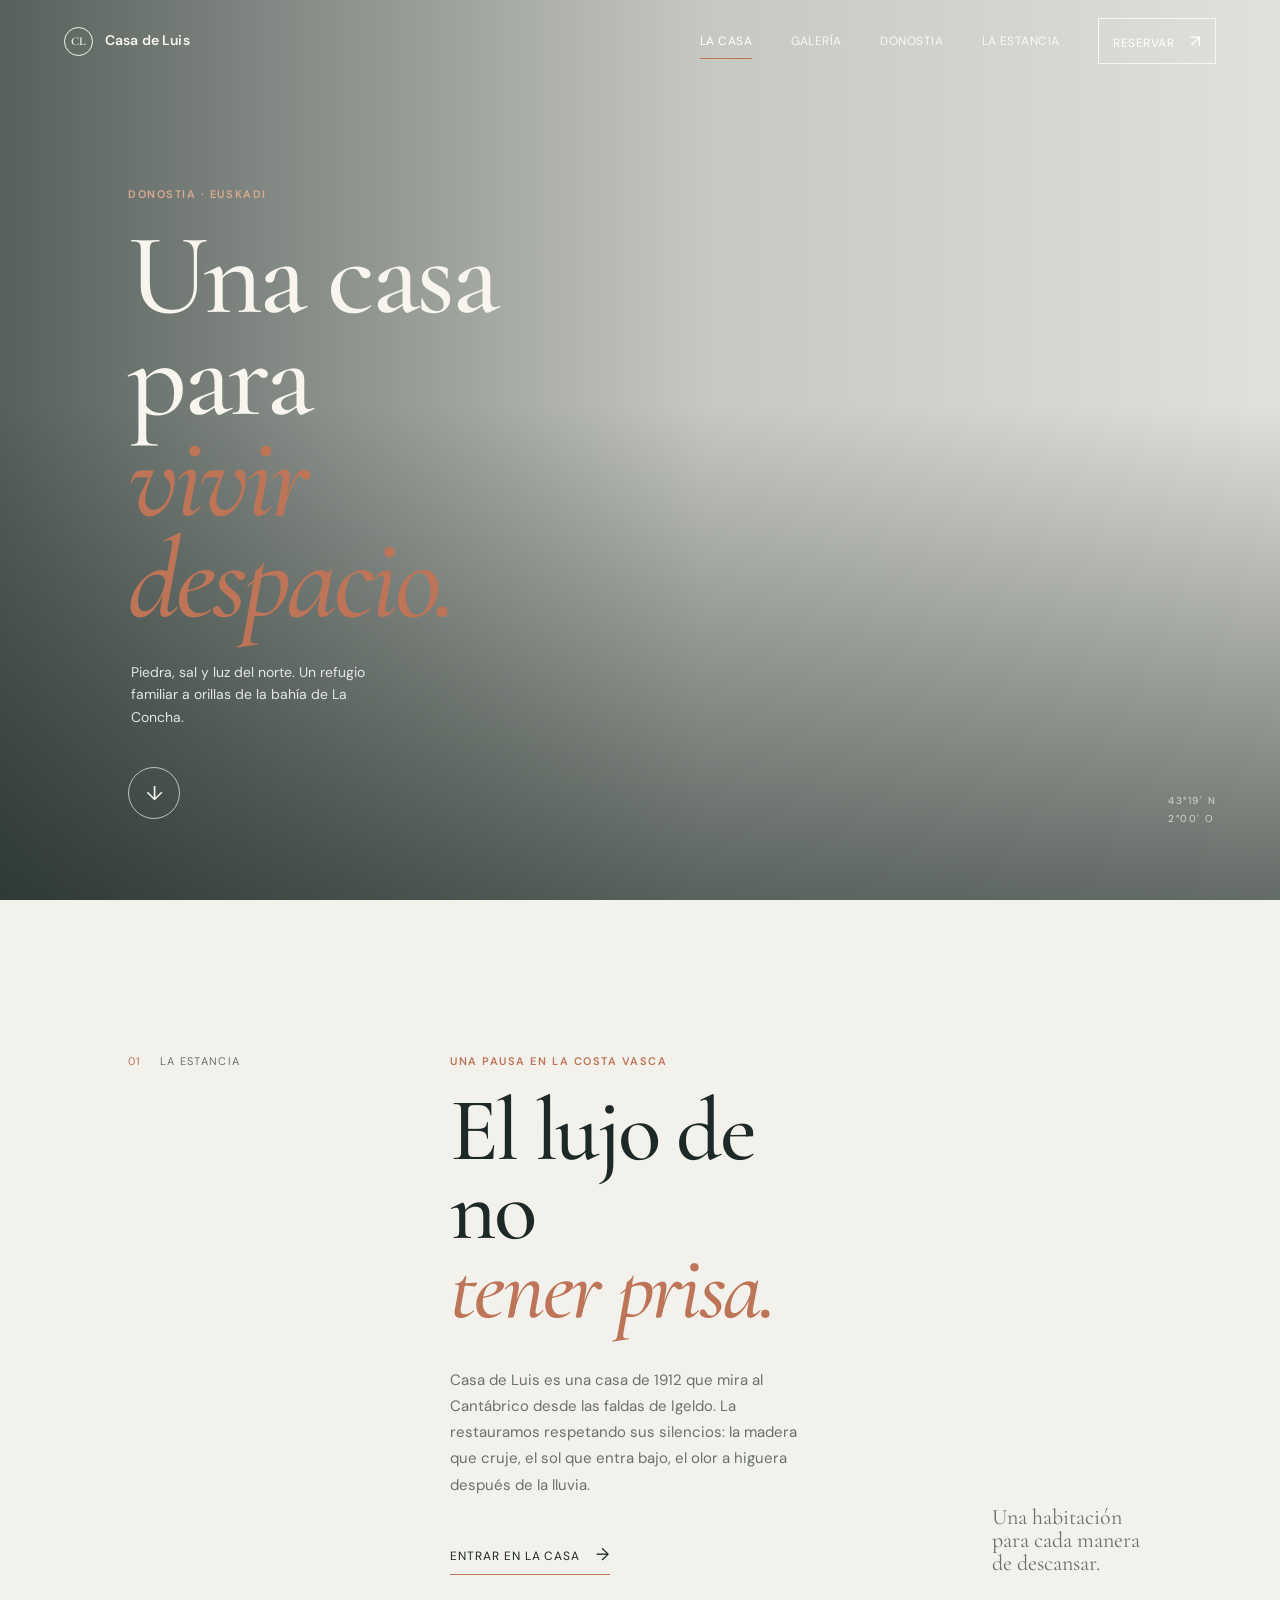
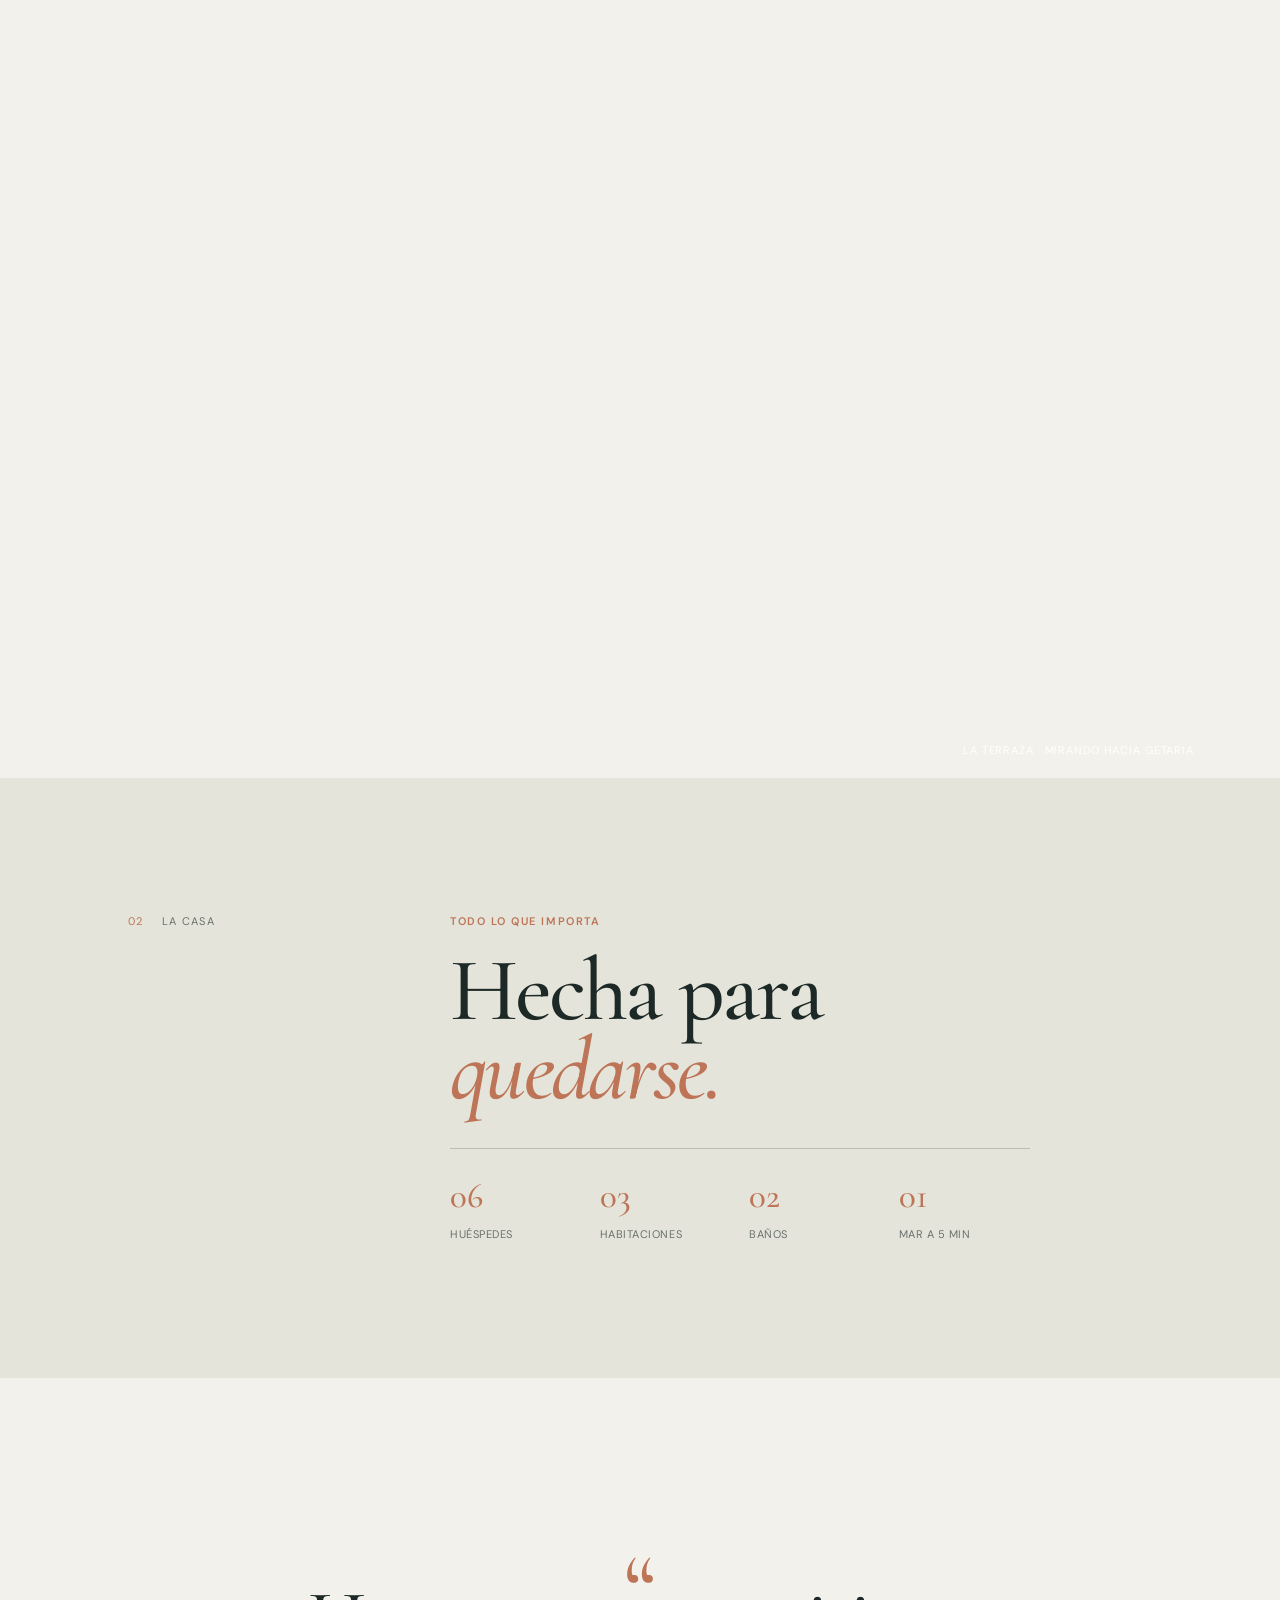
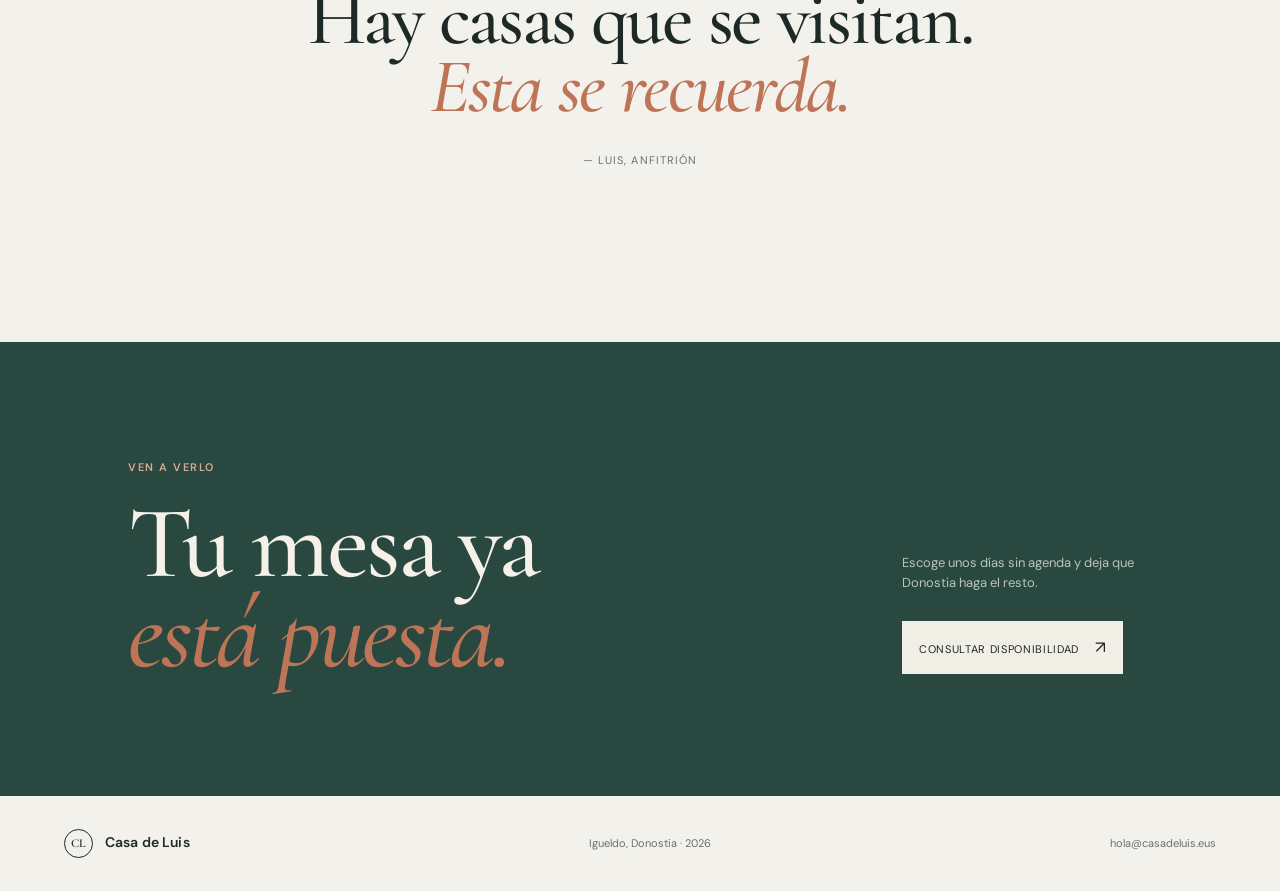
<file: index.html>
<!DOCTYPE html>
<html lang="es">
<head>
  <meta charset="UTF-8">
  <meta name="viewport" content="width=device-width, initial-scale=1.0">
  <meta name="description" content="Casa de Luis, una casa para vivir Donostia despacio.">
  <title>Casa de Luis | Donostia</title>
  <link rel="preconnect" href="https://fonts.googleapis.com">
  <link rel="preconnect" href="https://fonts.gstatic.com" crossorigin>
  <link href="https://fonts.googleapis.com/css2?family=Cormorant+Garamond:wght@400;500;600;700&family=DM+Sans:wght@400;500;600&display=swap" rel="stylesheet">
  <link rel="stylesheet" href="styles.css">
  <script src="script.js" defer></script>
</head>
<body>
  <header class="site-header hero-header">
    <a class="brand" href="index.html" aria-label="Casa de Luis, inicio">
      <span class="brand-mark">CL</span>
      <span>Casa de Luis</span>
    </a>
    <button class="menu-toggle" type="button" aria-expanded="false" aria-controls="site-nav">Menú <span>+</span></button>
    <nav class="site-nav" id="site-nav" aria-label="Navegación principal">
      <a class="active" href="index.html">La casa</a>
      <a href="galeria.html">Galería</a>
      <a href="donostia.html">Donostia</a>
      <a href="#estancia">La estancia</a>
      <a class="nav-book" href="#reservar">Reservar <span>↗</span></a>
    </nav>
  </header>

  <main>
    <section class="hero">
      <div class="hero-image" role="img" aria-label="Fachada de una casa costera junto al mar"></div>
      <div class="hero-overlay"></div>
      <div class="hero-content">
        <p class="eyebrow light">Donostia · Euskadi</p>
        <h1>Una casa para<br><em>vivir despacio.</em></h1>
        <p class="hero-intro">Piedra, sal y luz del norte. Un refugio familiar a orillas de la bahía de La Concha.</p>
        <a class="circle-link" href="#estancia" aria-label="Descubrir Casa de Luis"><span>↓</span></a>
      </div>
      <div class="hero-side-note">43°19' N<br>2°00' O</div>
    </section>

    <section class="intro section-grid" id="estancia">
      <div class="intro-label"><span class="section-number">01</span><span>La estancia</span></div>
      <div class="intro-copy">
        <p class="eyebrow">Una pausa en la costa vasca</p>
        <h2>El lujo de no<br><em>tener prisa.</em></h2>
        <p>Casa de Luis es una casa de 1912 que mira al Cantábrico desde las faldas de Igeldo. La restauramos respetando sus silencios: la madera que cruje, el sol que entra bajo, el olor a higuera después de la lluvia.</p>
        <a class="text-link" href="galeria.html">Entrar en la casa <span>→</span></a>
      </div>
      <div class="intro-detail">Una habitación para cada manera de descansar.</div>
    </section>

    <section class="feature-photo">
      <div class="feature-photo-image"></div>
      <div class="photo-caption">La terraza · Mirando hacia Getaria</div>
    </section>

    <section class="details section-grid">
      <div class="intro-label"><span class="section-number">02</span><span>La casa</span></div>
      <div class="details-content">
        <p class="eyebrow">Todo lo que importa</p>
        <h2>Hecha para<br><em>quedarse.</em></h2>
        <div class="amenities">
          <div><strong>06</strong><span>Huéspedes</span></div>
          <div><strong>03</strong><span>Habitaciones</span></div>
          <div><strong>02</strong><span>Baños</span></div>
          <div><strong>01</strong><span>Mar a 5 min</span></div>
        </div>
      </div>
    </section>

    <section class="quote-section">
      <div class="quote-mark">“</div>
      <blockquote>Hay casas que se visitan.<br><em>Esta se recuerda.</em></blockquote>
      <p>— Luis, anfitrión</p>
    </section>

    <section class="booking" id="reservar">
      <div>
        <p class="eyebrow light">Ven a verlo</p>
        <h2>Tu mesa ya<br><em>está puesta.</em></h2>
      </div>
      <div class="booking-action">
        <p>Escoge unos días sin agenda y deja que Donostia haga el resto.</p>
        <a class="button button-light" href="mailto:hola@casadeluis.eus">Consultar disponibilidad <span>↗</span></a>
      </div>
    </section>
  </main>

  <footer class="site-footer">
    <a class="brand" href="index.html"><span class="brand-mark">CL</span><span>Casa de Luis</span></a>
    <p>Igueldo, Donostia · 2026</p>
    <a href="mailto:hola@casadeluis.eus">hola@casadeluis.eus</a>
  </footer>
</body>
</html>
</file>
<file: styles.css>
:root { --ink: #1d2926; --muted: #68716c; --paper: #f3f1eb; --line: #d4d4c9; --pine: #294840; --clay: #bd7457; --serif: "Cormorant Garamond", Georgia, serif; --sans: "DM Sans", sans-serif; }
* { box-sizing: border-box; }
html { scroll-behavior: smooth; }
body { margin: 0; color: var(--ink); background: var(--paper); font-family: var(--sans); font-size: 15px; line-height: 1.55; }
a { color: inherit; text-decoration: none; }
img { display: block; width: 100%; height: 100%; object-fit: cover; }
.site-header { height: 82px; display: flex; align-items: center; justify-content: space-between; padding: 0 5vw; background: var(--paper); position: relative; z-index: 5; }
.hero-header { position: fixed; top: 0; left: 0; right: 0; color: #f8f5ef; background: transparent; transition: background .3s ease, color .3s ease, box-shadow .3s ease; }
.hero-header .site-nav a, .hero-header .menu-toggle { color: rgba(255,255,255,.86); }
.hero-header .site-nav a:hover, .hero-header .site-nav a.active { color: #fff; }
.hero-header .nav-book { border-color: rgba(255,255,255,.75); color: #fff !important; }
.hero-header.scrolled { color: var(--ink); background: rgba(243,241,235,.96); box-shadow: 0 8px 24px rgba(29,41,38,.1); }
.hero-header.scrolled .site-nav a, .hero-header.scrolled .menu-toggle { color: var(--muted); }
.hero-header.scrolled .site-nav a:hover, .hero-header.scrolled .site-nav a.active { color: var(--ink); }
.hero-header.scrolled .nav-book { border-color: var(--ink); color: var(--ink) !important; }
.gallery-header { position: fixed; top: 0; left: 0; right: 0; background: rgba(243,241,235,.96); box-shadow: 0 8px 24px rgba(29,41,38,.06); }
.gallery-header.scrolled { box-shadow: 0 8px 24px rgba(29,41,38,.1); }
.brand { display: flex; align-items: center; gap: 12px; font-size: 14px; font-weight: 600; letter-spacing: .01em; }
.brand-mark { display: grid; place-items: center; width: 29px; height: 29px; border: 1px solid currentColor; border-radius: 50%; font-family: var(--serif); font-size: 12px; }
.site-nav { display: flex; align-items: center; gap: clamp(20px, 3vw, 48px); font-size: 12px; letter-spacing: .04em; text-transform: uppercase; }
.site-nav a { position: relative; color: var(--muted); transition: color .2s ease; }
.site-nav a:hover, .site-nav a.active { color: var(--ink); }
.site-nav a.active::after { content: ""; position: absolute; left: 0; right: 0; bottom: -9px; height: 1px; background: var(--clay); }
.nav-book { border: 1px solid var(--ink); padding: 9px 14px; color: var(--ink) !important; }
.nav-book span, .text-link span, .button span { margin-left: 12px; font-size: 17px; }
.menu-toggle { display: none; border: 0; background: none; color: var(--ink); font: inherit; font-size: 12px; text-transform: uppercase; letter-spacing: .08em; }
.hero { min-height: 100vh; position: relative; color: #f8f5ef; display: flex; align-items: flex-end; overflow: hidden; }
.hero-image { position: absolute; inset: 0; background: url("https://images.unsplash.com/photo-1600607687920-4e2a09cf159d?auto=format&fit=crop&w=2200&q=90") center 55% / cover; transform: scale(1.01); }
.hero-overlay { position: absolute; inset: 0; background: linear-gradient(90deg, rgba(20,34,30,.7) 0%, rgba(20,34,30,.2) 55%, rgba(20,34,30,.08) 100%), linear-gradient(0deg, rgba(17,29,25,.6), transparent 55%); }
.hero-content { position: relative; width: min(600px, 75%); padding: 0 0 9vh 10vw; animation: rise .9s ease both; }
.eyebrow { color: var(--clay); font-size: 11px; font-weight: 600; letter-spacing: .14em; text-transform: uppercase; margin: 0 0 22px; }
.eyebrow.light { color: #d9aa91; }
h1, h2, blockquote { font-family: var(--serif); font-weight: 500; letter-spacing: -.03em; line-height: .88; margin: 0; }
h1 { font-size: clamp(66px, 9vw, 138px); }
h2 { font-size: clamp(55px, 7vw, 104px); }
em { color: var(--clay); font-style: italic; }
.hero-intro { width: 260px; margin: 30px 0 0 3px; color: rgba(255,255,255,.84); font-size: 14px; line-height: 1.6; }
.circle-link { display: grid; place-items: center; width: 52px; height: 52px; border: 1px solid rgba(255,255,255,.65); border-radius: 50%; margin-top: 39px; font-size: 20px; transition: background .2s, color .2s; }
.circle-link:hover { background: #fff; color: var(--pine); }
.hero-side-note { position: absolute; right: 5vw; bottom: 8vh; font-size: 10px; line-height: 1.8; letter-spacing: .15em; opacity: .75; }
.section-grid { display: grid; grid-template-columns: 1fr minmax(380px, 1.35fr) 1fr; gap: 4vw; padding: 17vh 10vw; }
.intro-label { display: flex; gap: 18px; color: var(--muted); font-size: 11px; letter-spacing: .12em; text-transform: uppercase; }
.section-number { color: var(--clay); }
.intro-copy h2, .details-content h2 { margin-bottom: 38px; }
.intro-copy > p:not(.eyebrow) { max-width: 375px; color: var(--muted); line-height: 1.75; }
.text-link { display: inline-block; border-bottom: 1px solid var(--clay); padding-bottom: 7px; margin-top: 28px; font-size: 12px; letter-spacing: .08em; text-transform: uppercase; }
.intro-detail { align-self: end; justify-self: end; max-width: 160px; color: var(--muted); font-family: var(--serif); font-size: 22px; line-height: 1.05; }
.feature-photo { position: relative; height: min(650px, 64vw); margin: 0 5vw; overflow: hidden; }
.feature-photo-image { height: 100%; background: url("https://images.unsplash.com/photo-1600607688969-a5bfcd646154?auto=format&fit=crop&w=1800&q=88") center / cover; }
.photo-caption { position: absolute; right: 22px; bottom: 19px; color: white; font-size: 11px; letter-spacing: .08em; text-transform: uppercase; }
.details { background: #e5e4da; padding-top: 15vh; padding-bottom: 15vh; }
.details-content { grid-column: 2 / 4; }
.amenities { display: grid; grid-template-columns: repeat(4, 1fr); gap: 18px; max-width: 580px; border-top: 1px solid #babeb5; padding-top: 20px; }
.amenities div { display: flex; flex-direction: column; gap: 3px; }
.amenities strong { font-family: var(--serif); font-size: 35px; font-weight: 500; color: var(--clay); }
.amenities span { color: var(--muted); font-size: 11px; text-transform: uppercase; letter-spacing: .05em; }
.quote-section { text-align: center; padding: 18vh 20px; background: var(--paper); }
.quote-mark { color: var(--clay); font-family: var(--serif); font-size: 100px; height: 45px; line-height: 1; }
blockquote { font-size: clamp(44px, 6vw, 86px); }
.quote-section p { color: var(--muted); font-size: 11px; text-transform: uppercase; letter-spacing: .1em; margin-top: 32px; }
.booking { display: flex; justify-content: space-between; align-items: end; gap: 30px; color: #f5f1e9; background: var(--pine); padding: 13vh 10vw; }
.booking h2 { font-size: clamp(65px, 8vw, 115px); }
.booking-action { max-width: 250px; padding-bottom: 5px; }
.booking-action p { color: #b9c4bc; font-size: 13px; margin-bottom: 28px; }
.button { display: inline-block; padding: 13px 17px; font-size: 11px; letter-spacing: .06em; text-transform: uppercase; }
.button-light { color: var(--ink); background: #f1eee6; }
.site-footer { display: flex; justify-content: space-between; align-items: center; padding: 33px 5vw; color: var(--muted); background: var(--paper); font-size: 11px; }
.site-footer .brand { color: var(--ink); }
.site-footer p { margin: 0; }
.gallery-heading { display: flex; justify-content: space-between; align-items: end; padding: 13vh 10vw 10vh; }
.gallery-heading h1 { font-size: clamp(75px, 11vw, 160px); }
.gallery-heading-note { max-width: 210px; color: var(--muted); font-size: 13px; margin: 0 4vw 7px 0; }
.gallery-grid { display: grid; grid-template-columns: repeat(12, 1fr); column-gap: 2.2vw; row-gap: 12vh; padding: 0 10vw 16vh; }
.gallery-item { grid-column: span 5; margin: 0; }
.gallery-item-tall { grid-column: 2 / span 5; }
.gallery-item-wide { grid-column: 7 / span 6; margin-top: 15vh; }
.gallery-item-offset { grid-column: 8 / span 4; margin-top: -8vh; }
.gallery-item-last { margin-top: -1vh; }
.gallery-item img { aspect-ratio: 4 / 5; }
.gallery-item-wide img { aspect-ratio: 1.35 / 1; }
.gallery-item figcaption { display: flex; gap: 14px; margin-top: 13px; color: var(--muted); font-size: 10px; letter-spacing: .09em; text-transform: uppercase; }
.gallery-item figcaption span { color: var(--clay); }
.gallery-footer { display: flex; justify-content: space-between; align-items: center; padding: 0 10vw 14vh; }
.gallery-footer p { font-family: var(--serif); font-size: 31px; margin: 0; }

.donostia-page { background: var(--paper); }
.donostia-hero {
  position: relative;
  min-height: 82vh;
  display: flex;
  align-items: flex-end;
  padding: 18vh 10vw 7vh;
  background: linear-gradient(90deg, rgba(18, 31, 28, 0.72), rgba(18, 31, 28, 0.22)), url("https://images.unsplash.com/photo-1500375592092-40eb2168fd21?auto=format&fit=crop&w=2000&q=90") center / cover no-repeat;
  color: #f5f1e9;
}
.donostia-hero-content { position: relative; max-width: 720px; }
.donostia-hero h1 { font-size: clamp(74px, 9vw, 150px); }
.donostia-lead { max-width: 430px; margin-top: 22px; color: rgba(255,255,255,0.84); font-size: 15px; line-height: 1.7; }
.donostia-hero-badges { display: flex; flex-wrap: wrap; gap: 15px; margin-top: 30px; }
.donostia-badge { display: inline-flex; align-items: center; padding: 10px 16px; border: 1px solid rgba(255,255,255,0.55); background: rgba(255,255,255,0.05); color: rgba(255,255,255,0.9); font-size: 10px; letter-spacing: .1em; text-transform: uppercase; }
.donostia-showcase { padding-top: 16vh; padding-bottom: 14vh; }
.donostia-copy p:not(.eyebrow) { max-width: 420px; color: var(--muted); line-height: 1.8; }
.donostia-side-card { align-self: end; justify-self: end; width: min(180px, 100%); padding: 26px 20px; border: 1px solid var(--line); background: rgba(255,255,255,0.3); }
.donostia-side-card strong { display: block; font-family: var(--serif); font-size: 44px; line-height: 1; color: var(--clay); }
.donostia-side-card span { display: block; margin-top: 8px; color: var(--muted); font-size: 11px; letter-spacing: .08em; text-transform: uppercase; }
.donostia-moments { background: #e5dfd6; padding: 14vh 10vw 16vh; }
.donostia-moments-header { display: flex; justify-content: space-between; align-items: end; gap: 20px; margin-bottom: 54px; }
.donostia-moments-header h2 { font-size: clamp(56px, 6vw, 94px); }
.donostia-moments-grid { display: grid; grid-template-columns: repeat(3, minmax(0, 1fr)); gap: 2rem; }
.donostia-card { background: rgba(255,255,255,0.15); border: 1px solid rgba(41,72,64,0.14); }
.donostia-card img { aspect-ratio: 4 / 5; width: 100%; object-fit: cover; }
.donostia-card-copy { padding: 26px 20px 30px; }
.donostia-card-copy span { color: var(--clay); font-size: 10px; font-weight: 600; letter-spacing: .14em; text-transform: uppercase; }
.donostia-card-copy h3 { margin: 14px 0 10px; font-family: var(--serif); font-size: clamp(32px, 3vw, 40px); font-weight: 500; }
.donostia-card-copy p { margin: 0; color: var(--muted); line-height: 1.7; }
.donostia-quote { text-align: center; padding: 16vh 20px 12vh; }
.donostia-banner { margin-top: 0; }
@keyframes rise { from { opacity: 0; transform: translateY(25px); } to { opacity: 1; transform: translateY(0); } }
@media (max-width: 700px) { .site-header { height: 70px; padding: 0 6vw; } .hero-header { color: #f8f5ef; } .menu-toggle { display: block; } .menu-toggle span { font-size: 20px; margin-left: 5px; } .site-nav { display: none; position: absolute; top: 70px; left: 0; right: 0; flex-direction: column; align-items: stretch; gap: 0; padding: 12px 6vw 20px; background: var(--paper); box-shadow: 0 12px 20px rgba(29,41,38,.08); } .site-nav.open { display: flex; } .site-nav a { padding: 13px 0; } .site-nav a.active::after { bottom: 8px; right: auto; width: 25px; } .nav-book { padding: 13px 0; border: 0; } .hero { min-height: 720px; } .hero-content { width: 100%; padding: 0 8vw 70px; } .hero h1 { font-size: clamp(62px, 17vw, 100px); } .hero-side-note { display: none; } .section-grid { grid-template-columns: 1fr; gap: 45px; padding: 90px 9vw; } .intro-label { grid-row: 1; } .intro-copy, .details-content { grid-column: 1; } .intro-detail { justify-self: start; } .feature-photo { height: 125vw; margin: 0; } .details { padding-top: 90px; padding-bottom: 90px; } .amenities { grid-template-columns: repeat(2, 1fr); row-gap: 27px; } .booking { display: block; padding: 90px 9vw; } .booking-action { margin-top: 55px; } .site-footer { align-items: flex-start; flex-direction: column; gap: 16px; padding: 30px 6vw; } .gallery-heading { display: block; padding: 80px 9vw 65px; } .gallery-heading h1 { font-size: clamp(68px, 18vw, 108px); } .gallery-heading-note { margin: 40px 0 0; } .gallery-grid { display: block; padding: 0 9vw 95px; } .gallery-item, .gallery-item-wide, .gallery-item-offset, .gallery-item-last { margin: 0 0 65px; } .gallery-item img, .gallery-item-wide img { aspect-ratio: 4 / 5; } .gallery-footer { display: block; padding: 0 9vw 90px; } .gallery-footer p { font-size: 28px; max-width: 250px; margin-bottom: 32px; } .donostia-hero { min-height: 68vh; padding: 22vh 9vw 7vh; } .donostia-showcase { padding-top: 90px; padding-bottom: 90px; } .donostia-moments { padding: 90px 9vw; } .donostia-moments-header { display: block; } .donostia-moments-grid { grid-template-columns: 1fr; } .donostia-side-card { justify-self: start; width: 180px; } }
</file>
